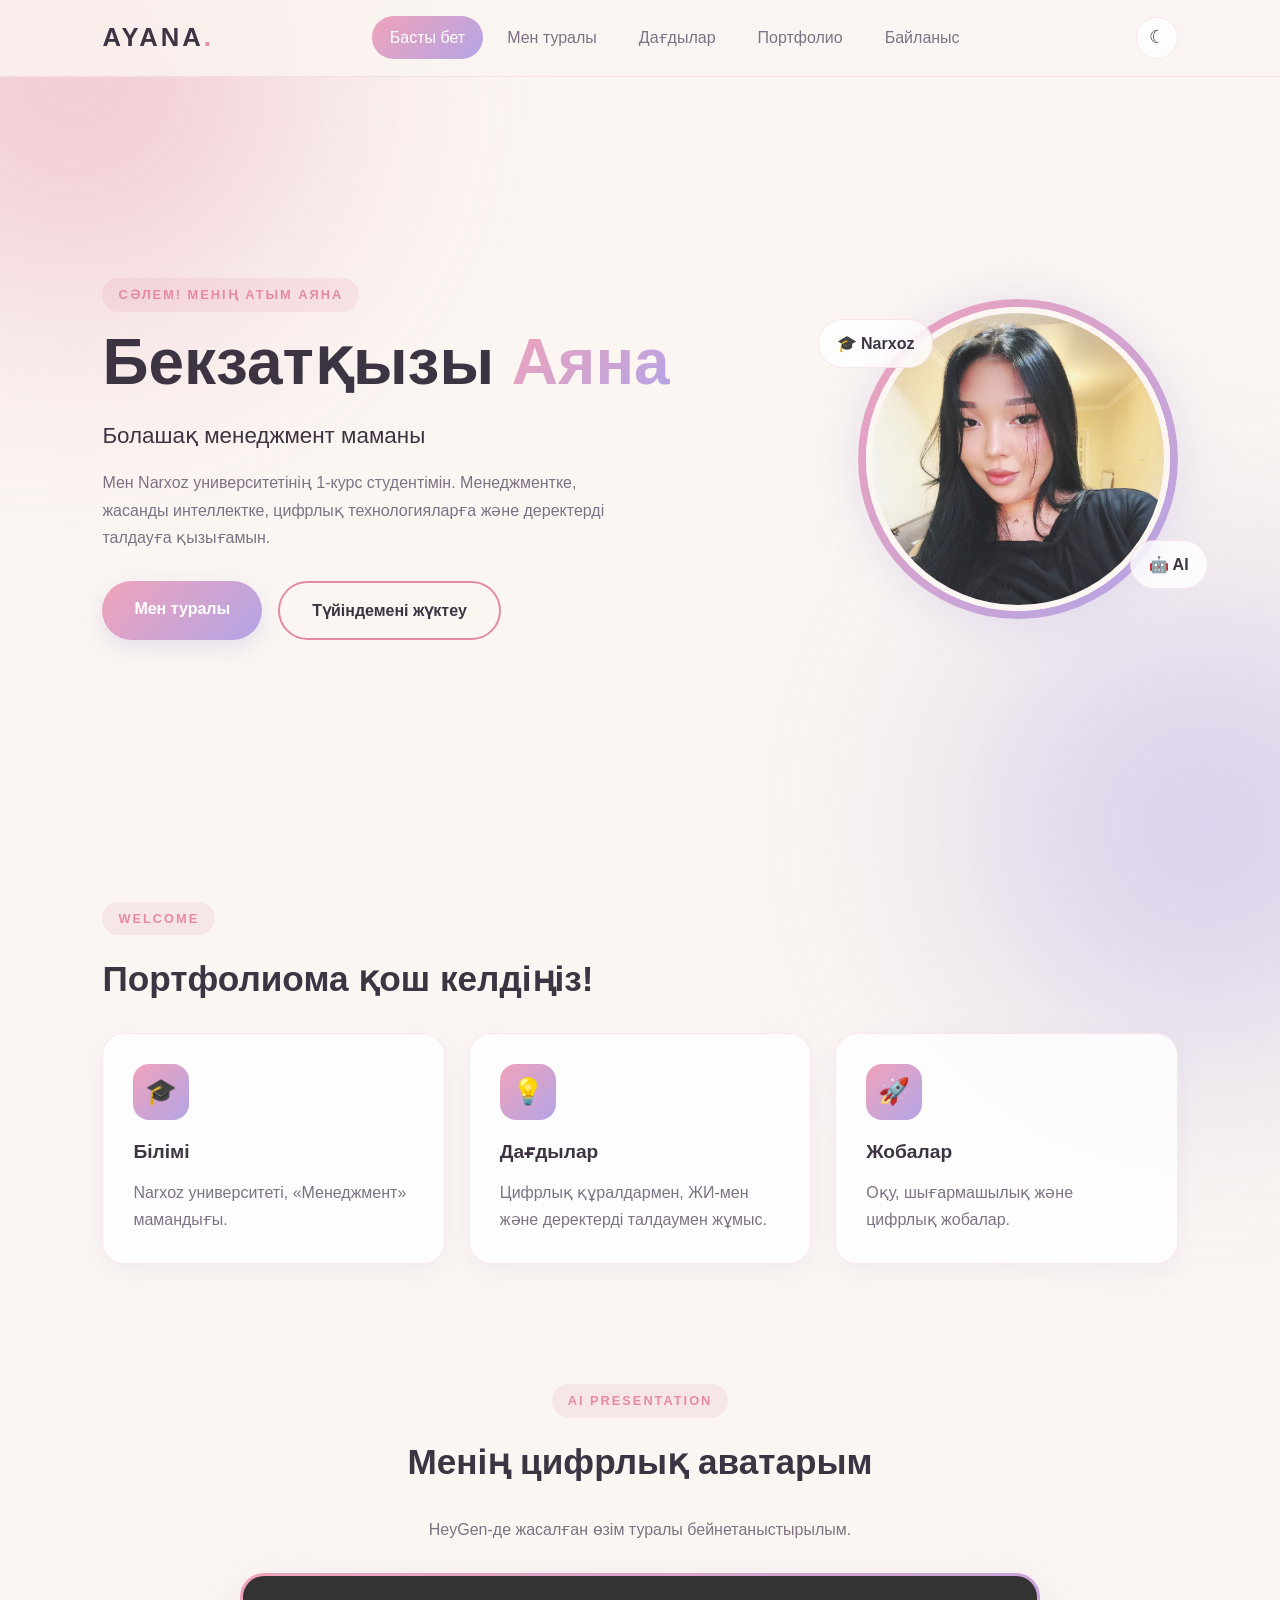
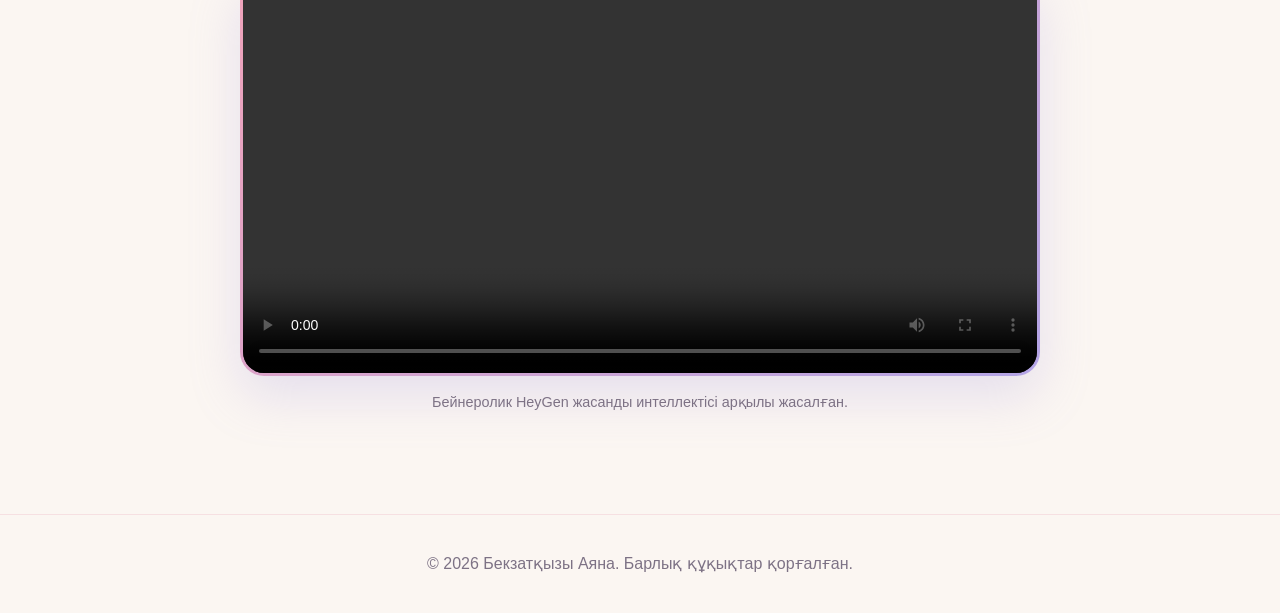
<file: index.html>
<!DOCTYPE html>
<html lang="kk">
<head>
    <meta charset="UTF-8">
    <meta name="viewport" content="width=device-width, initial-scale=1.0">
    <title>Аяна | Жеке портфолио</title>
    <link rel="stylesheet" href="css/style.css">
    <script src="js/script.js" defer></script>
</head>
<body>

<div class="blob blob-1"></div>
<div class="blob blob-2"></div>

<header class="header">
    <a href="index.html" class="logo">AYANA<span>.</span></a>

    <button class="menu-btn" id="menuBtn">☰</button>

    <nav id="nav">
        <a class="active" href="index.html">Басты бет</a>
        <a href="about.html">Мен туралы</a>
        <a href="skills.html">Дағдылар</a>
        <a href="portfolio.html">Портфолио</a>
        <a href="contact.html">Байланыс</a>
    </nav>

    <button id="themeBtn" class="theme-btn">☾</button>
</header>

<main>

<section class="hero">
    <div>
        <p class="tag">СӘЛЕМ! МЕНІҢ АТЫМ АЯНА</p>
        <h1>Бекзатқызы <span>Аяна</span></h1>
        <h2>Болашақ менеджмент маманы</h2>
        <p>
            Мен Narxoz университетінің 1-курс студентімін.
            Менеджментке, жасанды интеллектке, цифрлық
            технологияларға және деректерді талдауға қызығамын.
        </p>
        <div class="actions">
            <a href="about.html" class="btn">Мен туралы</a>
            <a href="documents/resume.pdf" class="btn outline" download>Түйіндемені жүктеу</a>
        </div>
    </div>

    <div class="profile">
        <div class="profile-ring">
            <img src="images/profile.jpg" alt="Аянаның фотосуреті"
                 onerror="this.style.display='none'">
            <span class="profile-letter">A</span>
        </div>
        <div class="badge badge-1">🎓 Narxoz</div>
        <div class="badge badge-2">🤖 AI</div>
    </div>
</section>

<section class="section">
    <p class="tag">WELCOME</p>
    <h2>Портфолиома қош келдіңіз!</h2>
    <div class="cards">
        <div class="card">
            <div class="icon">🎓</div>
            <h3>Білімі</h3>
            <p>Narxoz университеті, «Менеджмент» мамандығы.</p>
        </div>
        <div class="card">
            <div class="icon">💡</div>
            <h3>Дағдылар</h3>
            <p>Цифрлық құралдармен, ЖИ-мен және деректерді талдаумен жұмыс.</p>
        </div>
        <div class="card">
            <div class="icon">🚀</div>
            <h3>Жобалар</h3>
            <p>Оқу, шығармашылық және цифрлық жобалар.</p>
        </div>
    </div>
</section>

<section class="section avatar-section">
    <p class="tag">AI PRESENTATION</p>
    <h2>Менің цифрлық аватарым</h2>
    <p>HeyGen-де жасалған өзім туралы бейнетаныстырылым.</p>
    <video controls>
        <source src="videos/avatar.mp4" type="video/mp4">
        Браузеріңіз бейнені қолдамайды.
    </video>
    <p class="note">Бейнеролик HeyGen жасанды интеллектісі арқылы жасалған.</p>
</section>

</main>

<footer>
    <p>© 2026 Бекзатқызы Аяна. Барлық құқықтар қорғалған.</p>
</footer>

</body>
</html>
</file>
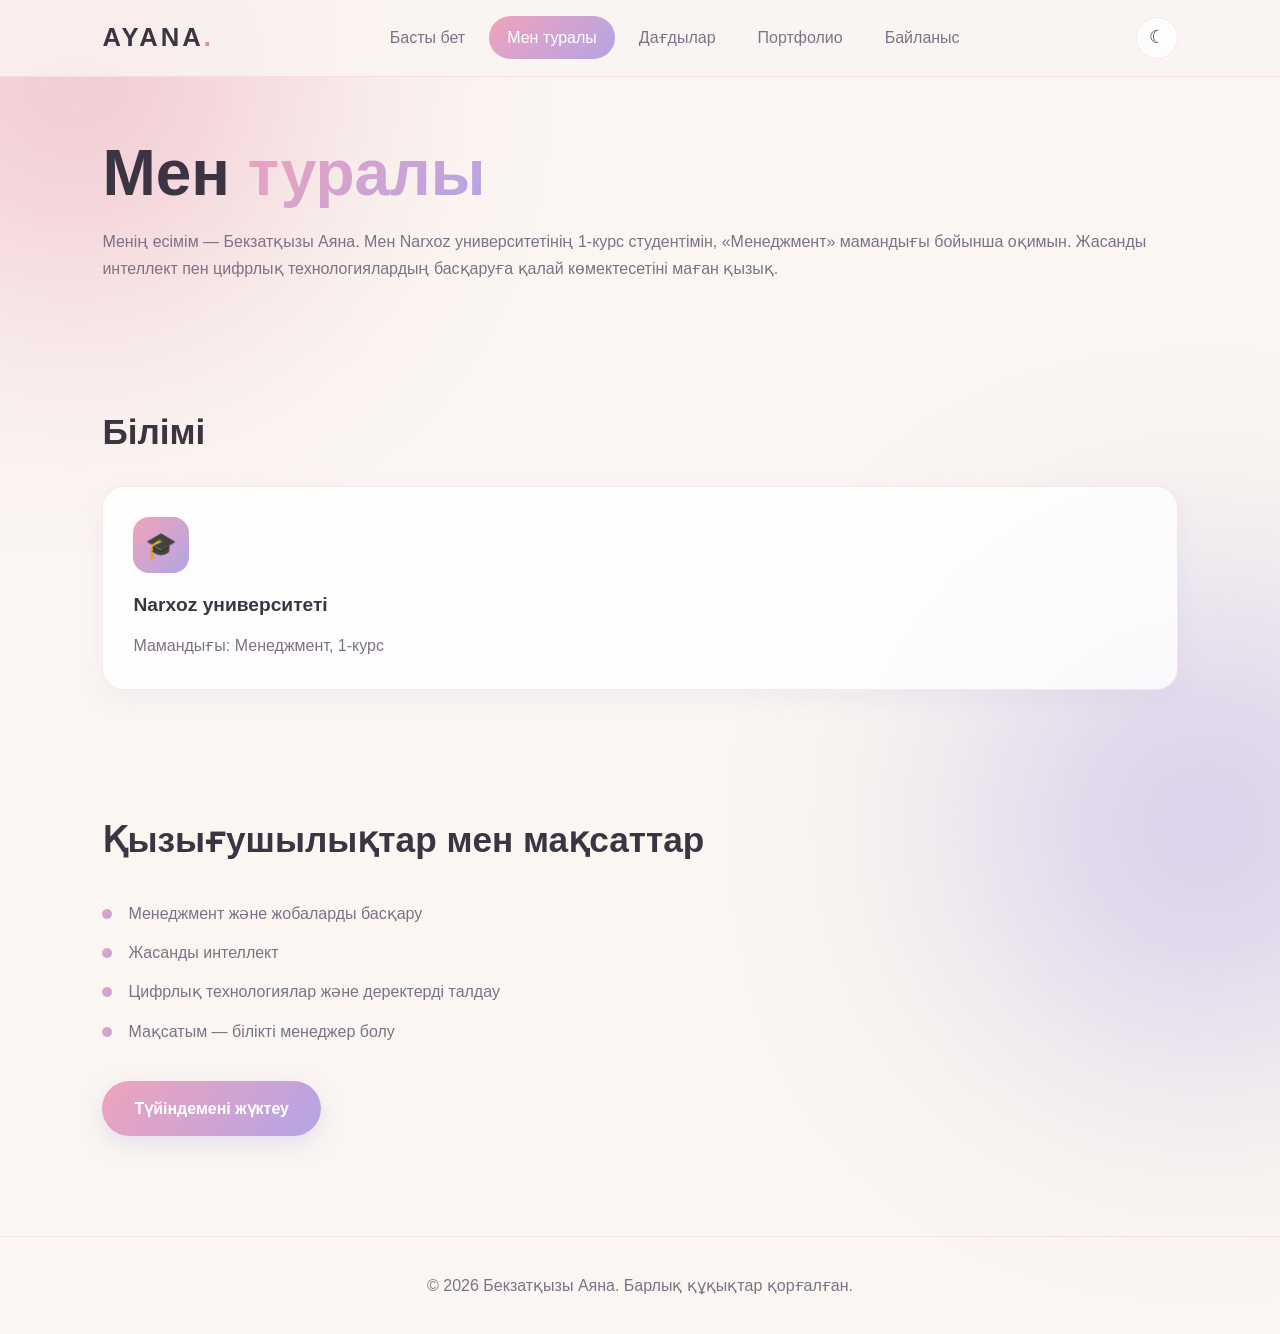
<file: about.html>
<!DOCTYPE html>
<html lang="kk">
<head>
    <meta charset="UTF-8">
    <meta name="viewport" content="width=device-width, initial-scale=1.0">
    <title>Мен туралы | Аяна</title>
    <link rel="stylesheet" href="css/style.css">
    <script src="js/script.js" defer></script>
</head>
<body>

<div class="blob blob-1"></div>
<div class="blob blob-2"></div>

<header class="header">
    <a href="index.html" class="logo">AYANA<span>.</span></a>

    <button class="menu-btn" id="menuBtn">☰</button>

    <nav id="nav">
        <a href="index.html">Басты бет</a>
        <a class="active" href="about.html">Мен туралы</a>
        <a href="skills.html">Дағдылар</a>
        <a href="portfolio.html">Портфолио</a>
        <a href="contact.html">Байланыс</a>
    </nav>

    <button id="themeBtn" class="theme-btn">☾</button>
</header>

<main>

<section class="section">
    <h1>Мен <span>туралы</span></h1>
    <p>
        Менің есімім — Бекзатқызы Аяна. Мен Narxoz университетінің
        1-курс студентімін, «Менеджмент» мамандығы бойынша оқимын.
        Жасанды интеллект пен цифрлық технологиялардың басқаруға
        қалай көмектесетіні маған қызық.
    </p>
</section>

<section class="section">
    <h2>Білімі</h2>
    <div class="card">
            <div class="icon">🎓</div>
        <h3>Narxoz университеті</h3>
        <p>Мамандығы: Менеджмент, 1-курс</p>
    </div>
</section>

<section class="section">
    <h2>Қызығушылықтар мен мақсаттар</h2>
    <ul class="list">
        <li>Менеджмент және жобаларды басқару</li>
        <li>Жасанды интеллект</li>
        <li>Цифрлық технологиялар және деректерді талдау</li>
        <li>Мақсатым — білікті менеджер болу</li>
    </ul>
    <div class="actions">
        <a href="documents/resume.pdf" class="btn" download>Түйіндемені жүктеу</a>
    </div>
</section>

</main>

<footer>
    <p>© 2026 Бекзатқызы Аяна. Барлық құқықтар қорғалған.</p>
</footer>

</body>
</html>
</file>
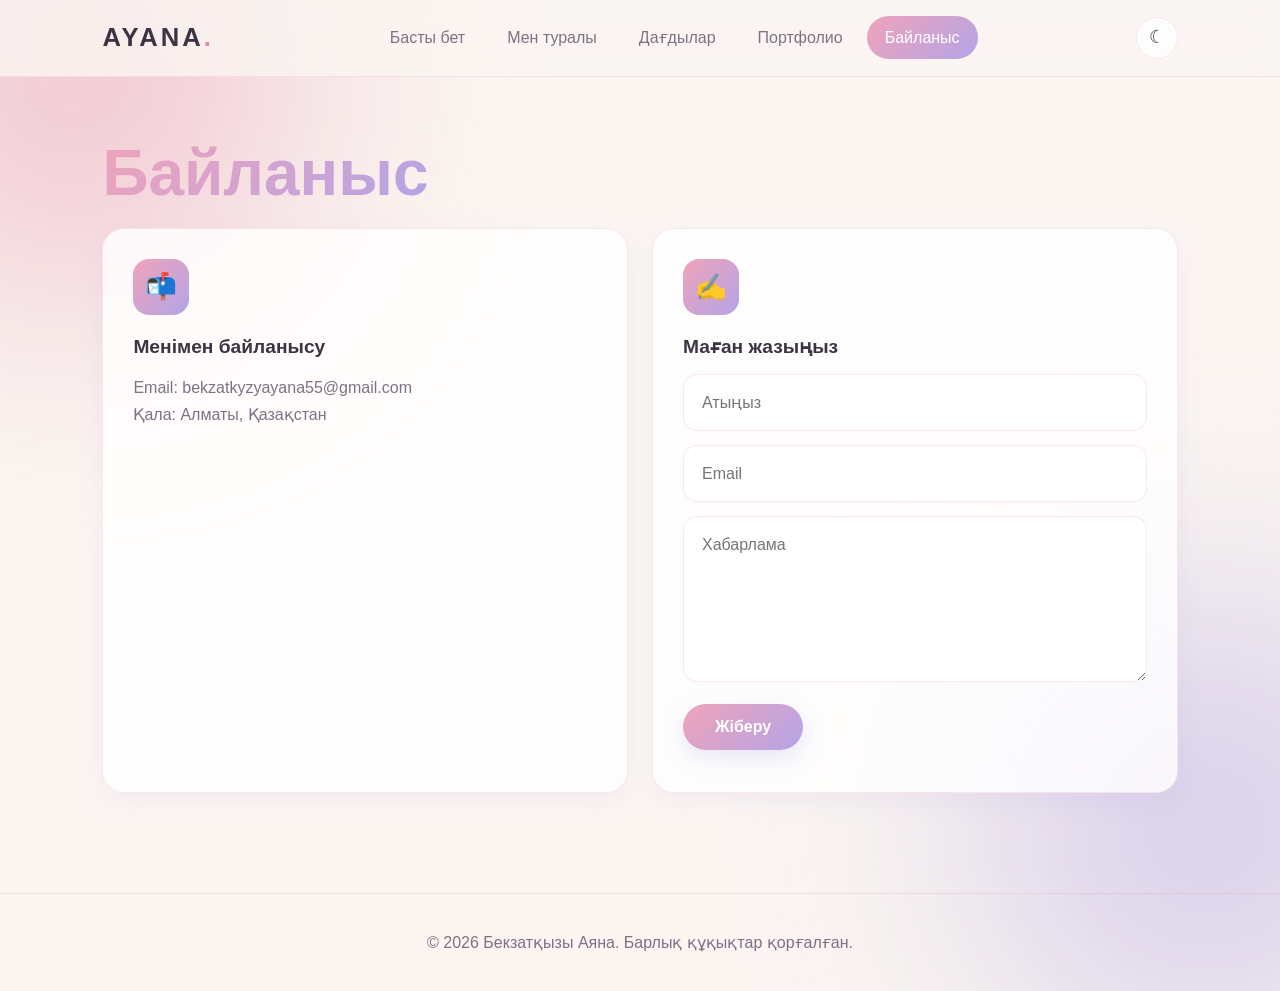
<file: contact.html>
<!DOCTYPE html>
<html lang="kk">
<head>
    <meta charset="UTF-8">
    <meta name="viewport" content="width=device-width, initial-scale=1.0">
    <title>Байланыс | Аяна</title>
    <link rel="stylesheet" href="css/style.css">
    <script src="js/script.js" defer></script>
</head>
<body>

<div class="blob blob-1"></div>
<div class="blob blob-2"></div>

<header class="header">
    <a href="index.html" class="logo">AYANA<span>.</span></a>

    <button class="menu-btn" id="menuBtn">☰</button>

    <nav id="nav">
        <a href="index.html">Басты бет</a>
        <a href="about.html">Мен туралы</a>
        <a href="skills.html">Дағдылар</a>
        <a href="portfolio.html">Портфолио</a>
        <a class="active" href="contact.html">Байланыс</a>
    </nav>

    <button id="themeBtn" class="theme-btn">☾</button>
</header>

<main>

<section class="section">
    <h1><span>Байланыс</span></h1>

    <div class="cards">
        <div class="card">
            <div class="icon">📬</div>
            <h3>Менімен байланысу</h3>
            <p>Email: <a href="mailto:bekzatkyzyayana55@gmail.com">bekzatkyzyayana55@gmail.com</a></p>
            <p>Қала: Алматы, Қазақстан</p>
        </div>

        <form class="card form" id="contactForm">
            <div class="icon">✍</div>
            <h3>Маған жазыңыз</h3>
            <input type="text" id="sender" placeholder="Атыңыз">
            <input type="email" id="senderEmail" placeholder="Email">
            <textarea id="message" rows="5" placeholder="Хабарлама"></textarea>
            <button type="submit" class="btn">Жіберу</button>
            <p id="formStatus"></p>
        </form>
    </div>
</section>

</main>

<footer>
    <p>© 2026 Бекзатқызы Аяна. Барлық құқықтар қорғалған.</p>
</footer>

</body>
</html>
</file>
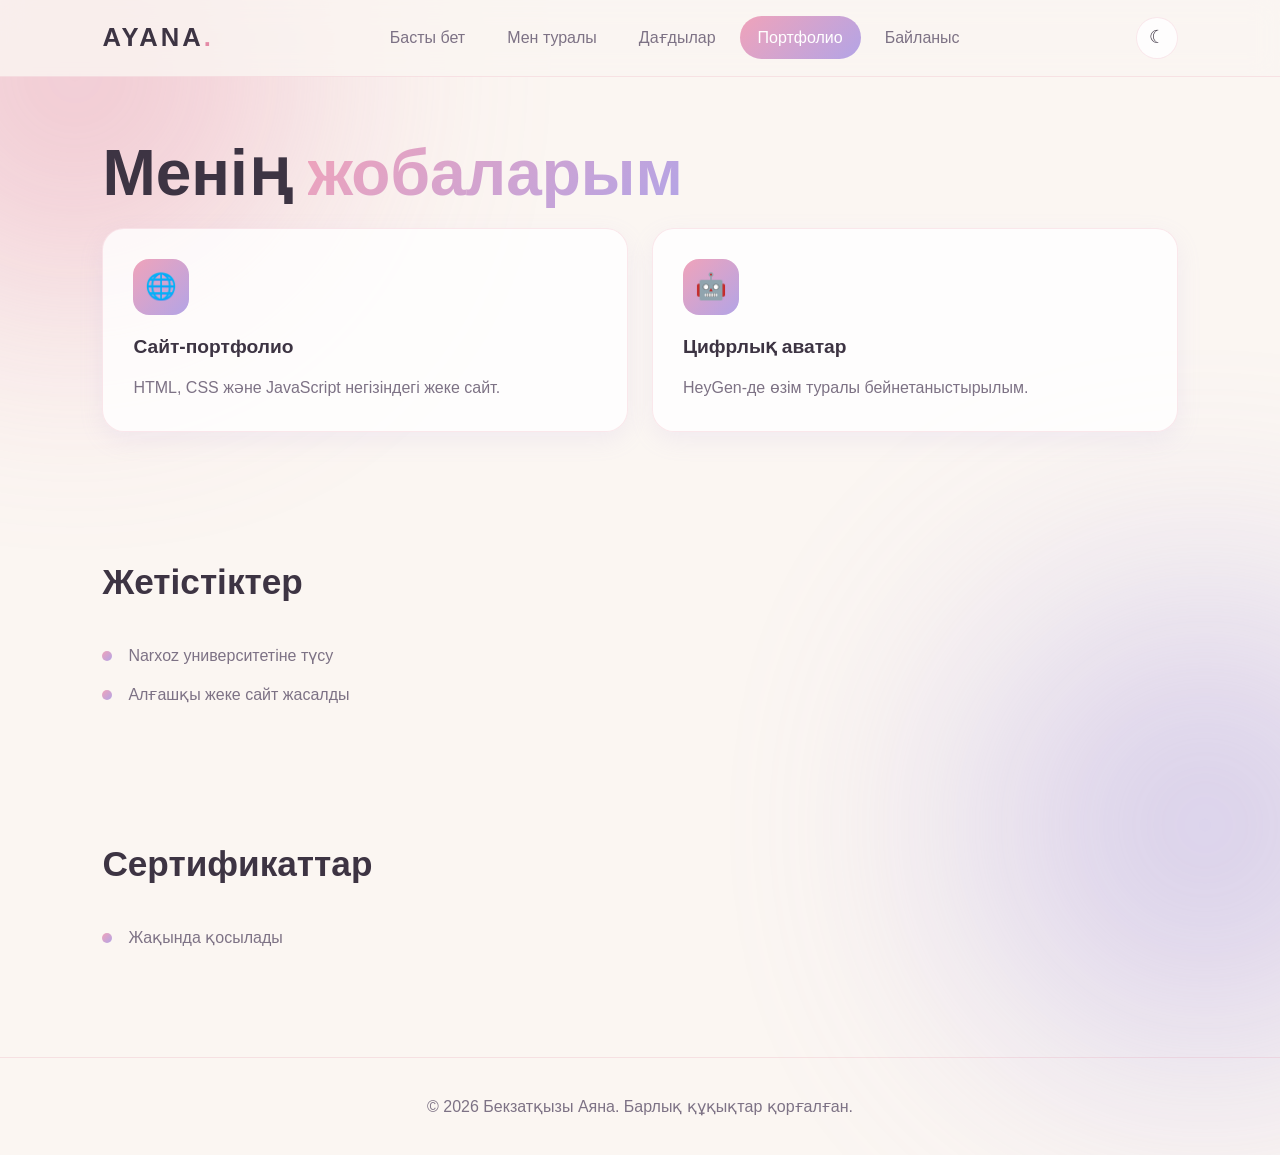
<file: portfolio.html>
<!DOCTYPE html>
<html lang="kk">
<head>
    <meta charset="UTF-8">
    <meta name="viewport" content="width=device-width, initial-scale=1.0">
    <title>Портфолио | Аяна</title>
    <link rel="stylesheet" href="css/style.css">
    <script src="js/script.js" defer></script>
</head>
<body>

<div class="blob blob-1"></div>
<div class="blob blob-2"></div>

<header class="header">
    <a href="index.html" class="logo">AYANA<span>.</span></a>

    <button class="menu-btn" id="menuBtn">☰</button>

    <nav id="nav">
        <a href="index.html">Басты бет</a>
        <a href="about.html">Мен туралы</a>
        <a href="skills.html">Дағдылар</a>
        <a class="active" href="portfolio.html">Портфолио</a>
        <a href="contact.html">Байланыс</a>
    </nav>

    <button id="themeBtn" class="theme-btn">☾</button>
</header>

<main>

<section class="section">
    <h1>Менің <span>жобаларым</span></h1>
    <div class="cards">
        <div class="card">
            <div class="icon">🌐</div>
            <h3>Сайт-портфолио</h3>
            <p>HTML, CSS және JavaScript негізіндегі жеке сайт.</p>
        </div>
        <div class="card">
            <div class="icon">🤖</div>
            <h3>Цифрлық аватар</h3>
            <p>HeyGen-де өзім туралы бейнетаныстырылым.</p>
        </div>
    </div>
</section>

<section class="section">
    <h2>Жетістіктер</h2>
    <ul class="list">
        <li>Narxoz университетіне түсу</li>
        <li>Алғашқы жеке сайт жасалды</li>
    </ul>
</section>

<section class="section">
    <h2>Сертификаттар</h2>
    <ul class="list">
        <li>Жақында қосылады</li>
    </ul>
</section>

</main>

<footer>
    <p>© 2026 Бекзатқызы Аяна. Барлық құқықтар қорғалған.</p>
</footer>

</body>
</html>
</file>
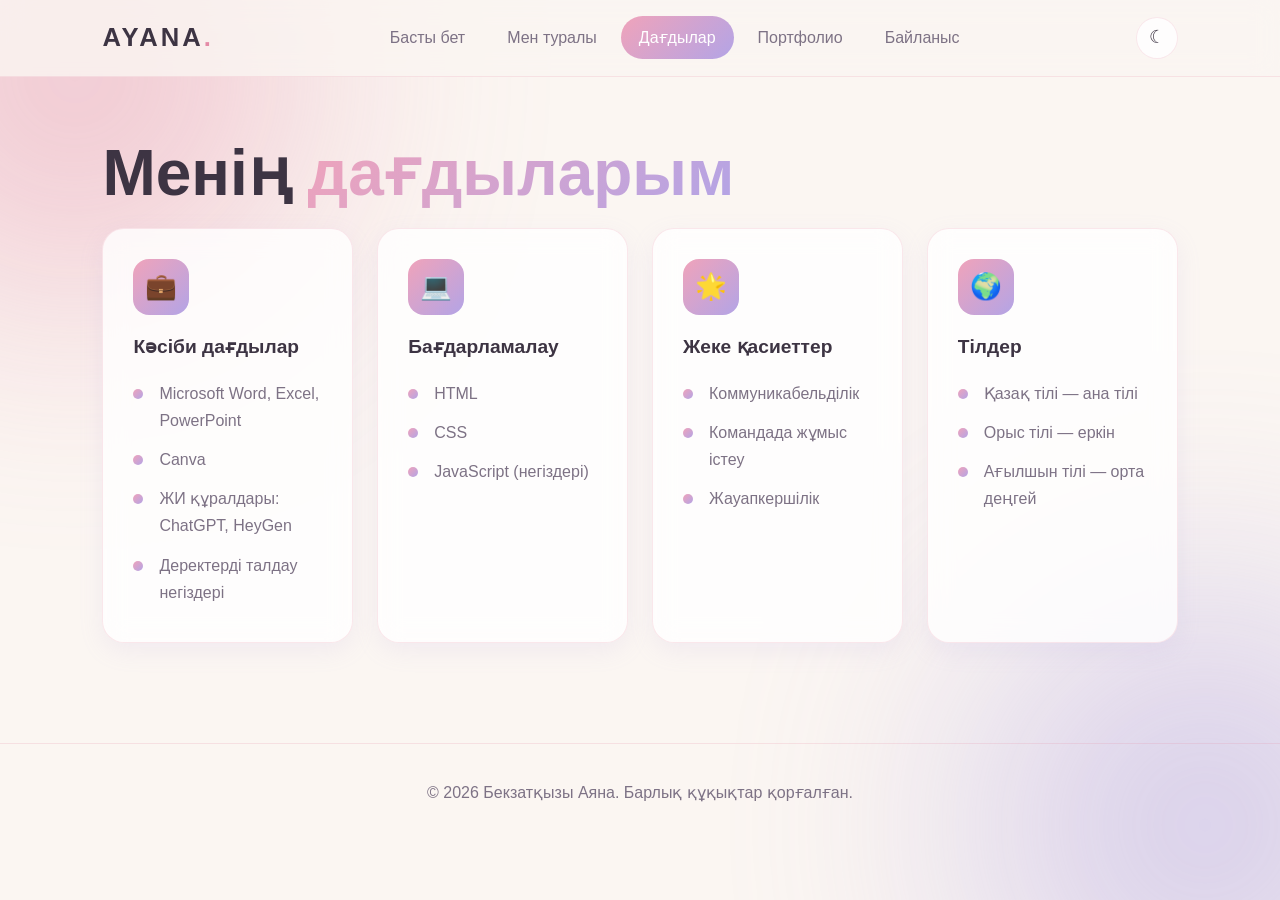
<file: skills.html>
<!DOCTYPE html>
<html lang="kk">
<head>
    <meta charset="UTF-8">
    <meta name="viewport" content="width=device-width, initial-scale=1.0">
    <title>Дағдылар | Аяна</title>
    <link rel="stylesheet" href="css/style.css">
    <script src="js/script.js" defer></script>
</head>
<body>

<div class="blob blob-1"></div>
<div class="blob blob-2"></div>

<header class="header">
    <a href="index.html" class="logo">AYANA<span>.</span></a>

    <button class="menu-btn" id="menuBtn">☰</button>

    <nav id="nav">
        <a href="index.html">Басты бет</a>
        <a href="about.html">Мен туралы</a>
        <a class="active" href="skills.html">Дағдылар</a>
        <a href="portfolio.html">Портфолио</a>
        <a href="contact.html">Байланыс</a>
    </nav>

    <button id="themeBtn" class="theme-btn">☾</button>
</header>

<main>

<section class="section">
    <h1>Менің <span>дағдыларым</span></h1>

    <div class="cards">
        <div class="card">
            <div class="icon">💼</div>
            <h3>Кәсіби дағдылар</h3>
            <ul class="list">
                <li>Microsoft Word, Excel, PowerPoint</li>
                <li>Canva</li>
                <li>ЖИ құралдары: ChatGPT, HeyGen</li>
                <li>Деректерді талдау негіздері</li>
            </ul>
        </div>
        <div class="card">
            <div class="icon">💻</div>
            <h3>Бағдарламалау</h3>
            <ul class="list">
                <li>HTML</li>
                <li>CSS</li>
                <li>JavaScript (негіздері)</li>
            </ul>
        </div>
        <div class="card">
            <div class="icon">🌟</div>
            <h3>Жеке қасиеттер</h3>
            <ul class="list">
                <li>Коммуникабельділік</li>
                <li>Командада жұмыс істеу</li>
                <li>Жауапкершілік</li>
            </ul>
        </div>
        <div class="card">
            <div class="icon">🌍</div>
            <h3>Тілдер</h3>
            <ul class="list">
                <li>Қазақ тілі — ана тілі</li>
                <li>Орыс тілі — еркін</li>
                <li>Ағылшын тілі — орта деңгей</li>
            </ul>
        </div>
    </div>
</section>

</main>

<footer>
    <p>© 2026 Бекзатқызы Аяна. Барлық құқықтар қорғалған.</p>
</footer>

</body>
</html>
</file>
<file: css/style.css>
/* ===== Цвета ===== */
:root {
    --bg: #fbf6f2;
    --text: #3d3443;
    --muted: #7d7285;
    --pink: #e48aa6;
    --violet: #a99ae0;
    --card: rgba(255, 255, 255, 0.8);
    --border: rgba(228, 138, 166, 0.2);
    --header: rgba(251, 246, 242, 0.8);
    --shadow: rgba(169, 154, 224, 0.25);
    --gradient: linear-gradient(135deg, #f0a3ba, #b3a4e6);
}

body.dark {
    --bg: #211d2b;
    --text: #f3eef5;
    --muted: #b9afc2;
    --card: rgba(255, 255, 255, 0.06);
    --border: rgba(255, 255, 255, 0.1);
    --header: rgba(33, 29, 43, 0.8);
    --shadow: rgba(0, 0, 0, 0.3);
}

* {
    margin: 0;
    padding: 0;
    box-sizing: border-box;
}

html {
    scroll-behavior: smooth;
}

body {
    font-family: "Segoe UI", "Montserrat", Arial, sans-serif;
    background: var(--bg);
    color: var(--text);
    line-height: 1.7;
    overflow-x: hidden;
    transition: background 0.4s, color 0.4s;
}

a {
    color: inherit;
    text-decoration: none;
}

p {
    color: var(--muted);
}

/* ===== Цветные пятна на фоне ===== */
.blob {
    position: fixed;
    width: 450px;
    height: 450px;
    border-radius: 50%;
    filter: blur(130px);
    opacity: 0.45;
    z-index: -1;
    animation: float 12s ease-in-out infinite alternate;
}

.blob-1 {
    background: var(--pink);
    top: -150px;
    left: -150px;
}

.blob-2 {
    background: var(--violet);
    bottom: -150px;
    right: -150px;
    animation-delay: -6s;
}

@keyframes float {
    to {
        transform: translate(80px, 60px) scale(1.15);
    }
}

/* ===== Шапка ===== */
.header {
    position: sticky;
    top: 0;
    z-index: 100;
    display: flex;
    align-items: center;
    justify-content: space-between;
    padding: 16px 8%;
    background: var(--header);
    backdrop-filter: blur(14px);
    border-bottom: 1px solid var(--border);
}

.logo {
    font-size: 1.6rem;
    font-weight: 800;
    letter-spacing: 3px;
}

.logo span {
    color: var(--pink);
}

nav {
    display: flex;
    gap: 6px;
}

nav a {
    padding: 8px 18px;
    border-radius: 30px;
    color: var(--muted);
    font-weight: 500;
    transition: 0.3s;
}

nav a:hover {
    color: var(--text);
    background: var(--card);
}

nav a.active {
    color: #fff;
    background: var(--gradient);
}

.menu-btn,
.theme-btn {
    width: 42px;
    height: 42px;
    border-radius: 50%;
    border: 1px solid var(--border);
    background: var(--card);
    color: var(--text);
    font-size: 1.1rem;
    cursor: pointer;
    transition: 0.3s;
}

.theme-btn:hover {
    transform: rotate(180deg);
    border-color: var(--pink);
}

.menu-btn {
    display: none;
}

/* ===== Общие элементы ===== */
main {
    animation: fadeUp 0.8s ease both;
}

@keyframes fadeUp {
    from {
        opacity: 0;
        transform: translateY(30px);
    }
    to {
        opacity: 1;
        transform: none;
    }
}

.section {
    padding: 60px 8%;
}

.tag {
    display: inline-block;
    padding: 6px 16px;
    margin-bottom: 14px;
    border-radius: 30px;
    background: rgba(228, 138, 166, 0.15);
    color: var(--pink);
    font-size: 0.8rem;
    font-weight: 700;
    letter-spacing: 2px;
}

h1 {
    font-size: clamp(2.4rem, 5vw, 4rem);
    line-height: 1.15;
    margin-bottom: 18px;
}

h1 span {
    background: var(--gradient);
    -webkit-background-clip: text;
    background-clip: text;
    color: transparent;
}

h2 {
    font-size: clamp(1.6rem, 3vw, 2.2rem);
    margin-bottom: 24px;
}

h3 {
    margin-bottom: 10px;
    font-size: 1.2rem;
}

.btn {
    display: inline-block;
    padding: 14px 32px;
    border-radius: 40px;
    border: none;
    background: var(--gradient);
    color: #fff;
    font-size: 1rem;
    font-weight: 600;
    cursor: pointer;
    box-shadow: 0 8px 22px var(--shadow);
    transition: 0.3s;
}

.btn:hover {
    transform: translateY(-4px);
    box-shadow: 0 14px 30px var(--shadow);
}

.btn.outline {
    background: transparent;
    border: 2px solid var(--pink);
    color: var(--text);
    box-shadow: none;
}

.btn.outline:hover {
    background: var(--pink);
    color: #fff;
}

.actions {
    display: flex;
    flex-wrap: wrap;
    gap: 16px;
    margin-top: 30px;
}

/* ===== Главный экран ===== */
.hero {
    display: flex;
    align-items: center;
    justify-content: space-between;
    gap: 50px;
    min-height: 85vh;
    padding: 40px 8%;
}

.hero h2 {
    font-size: 1.4rem;
    font-weight: 500;
    margin-bottom: 14px;
}

.hero p {
    max-width: 540px;
}

.profile {
    position: relative;
}

.profile-ring {
    position: relative;
    width: 320px;
    height: 320px;
    padding: 8px;
    border-radius: 50%;
    background: var(--gradient);
    box-shadow: 0 0 50px var(--shadow);
    animation: glow 4s ease-in-out infinite alternate;
}

@keyframes glow {
    to {
        box-shadow: 0 0 70px rgba(228, 138, 166, 0.4);
    }
}

.profile-ring img,
.profile-letter {
    width: 100%;
    height: 100%;
    border-radius: 50%;
    object-fit: cover;
    border: 6px solid var(--bg);
}

.profile-ring img {
    object-position: center 25%;
    position: relative;
    z-index: 2;
}

.profile-letter {
    position: absolute;
    inset: 8px;
    width: auto;
    height: auto;
    display: flex;
    align-items: center;
    justify-content: center;
    background: var(--bg);
    font-size: 7rem;
    font-weight: 800;
    color: var(--pink);
}

.badge {
    position: absolute;
    z-index: 3;
    padding: 10px 18px;
    border-radius: 30px;
    background: var(--card);
    border: 1px solid var(--border);
    backdrop-filter: blur(10px);
    font-weight: 600;
    animation: bob 3s ease-in-out infinite alternate;
}

.badge-1 {
    top: 20px;
    left: -40px;
}

.badge-2 {
    bottom: 30px;
    right: -30px;
    animation-delay: -1.5s;
}

@keyframes bob {
    to {
        transform: translateY(-12px);
    }
}

/* ===== Карточки ===== */
.cards {
    display: grid;
    grid-template-columns: repeat(auto-fit, minmax(250px, 1fr));
    gap: 24px;
}

.card {
    position: relative;
    padding: 30px;
    border-radius: 22px;
    background: var(--card);
    border: 1px solid var(--border);
    backdrop-filter: blur(12px);
    box-shadow: 0 8px 25px rgba(169, 154, 224, 0.12);
    overflow: hidden;
    transition: 0.4s;
}

.card::before {
    content: "";
    position: absolute;
    top: 0;
    left: 0;
    right: 0;
    height: 4px;
    background: var(--gradient);
    transform: scaleX(0);
    transform-origin: left;
    transition: 0.4s;
}

.card:hover {
    transform: translateY(-8px);
    box-shadow: 0 20px 40px var(--shadow);
}

.card:hover::before {
    transform: scaleX(1);
}

.icon {
    width: 56px;
    height: 56px;
    display: flex;
    align-items: center;
    justify-content: center;
    margin-bottom: 16px;
    border-radius: 16px;
    background: var(--gradient);
    font-size: 1.6rem;
    transition: 0.4s;
}

.card:hover .icon {
    transform: rotate(-10deg) scale(1.1);
}

/* Списки с цветными точками */
.list {
    list-style: none;
}

.list li {
    position: relative;
    padding: 6px 0 6px 26px;
    color: var(--muted);
}

.list li::before {
    content: "";
    position: absolute;
    left: 0;
    top: 15px;
    width: 10px;
    height: 10px;
    border-radius: 50%;
    background: var(--gradient);
}

/* ===== Видео ===== */
.avatar-section {
    text-align: center;
}

.avatar-section video {
    display: block;
    width: 100%;
    max-width: 800px;
    margin: 30px auto 14px;
    border-radius: 24px;
    border: 3px solid transparent;
    background: var(--gradient) border-box;
    box-shadow: 0 20px 50px var(--shadow);
}

.note {
    font-size: 0.9rem;
}

/* ===== Форма ===== */
.form input,
.form textarea {
    width: 100%;
    padding: 14px 18px;
    margin-bottom: 14px;
    border-radius: 14px;
    border: 1px solid var(--border);
    background: #fff;
    color: var(--text);
    font: inherit;
    transition: 0.3s;
}

body.dark .form input,
body.dark .form textarea {
    background: rgba(0, 0, 0, 0.2);
}

.form input:focus,
.form textarea:focus {
    outline: none;
    border-color: var(--pink);
    box-shadow: 0 0 0 4px rgba(228, 138, 166, 0.2);
}

#formStatus {
    margin-top: 12px;
    font-weight: 600;
    color: var(--pink);
}

/* ===== Подвал ===== */
footer {
    margin-top: 40px;
    padding: 35px 8%;
    text-align: center;
    border-top: 1px solid var(--border);
}

/* ===== Телефоны и планшеты ===== */
@media (max-width: 900px) {
    .hero {
        flex-direction: column-reverse;
        text-align: center;
        min-height: auto;
        padding-top: 50px;
    }

    .hero p {
        margin: 0 auto;
    }

    .actions {
        justify-content: center;
    }

    .profile-ring {
        width: 240px;
        height: 240px;
    }

    .badge-1 {
        left: -20px;
    }

    .badge-2 {
        right: -10px;
    }
}

@media (max-width: 768px) {
    .menu-btn {
        display: block;
        margin-left: auto;
        margin-right: 10px;
    }

    nav {
        display: none;
        position: absolute;
        top: 100%;
        left: 0;
        right: 0;
        flex-direction: column;
        padding: 12px 6%;
        background: var(--bg);
        border-bottom: 1px solid var(--border);
    }

    nav.open {
        display: flex;
    }

    .section {
        padding: 45px 6%;
    }

    .header {
        padding: 14px 6%;
    }
}
</file>
